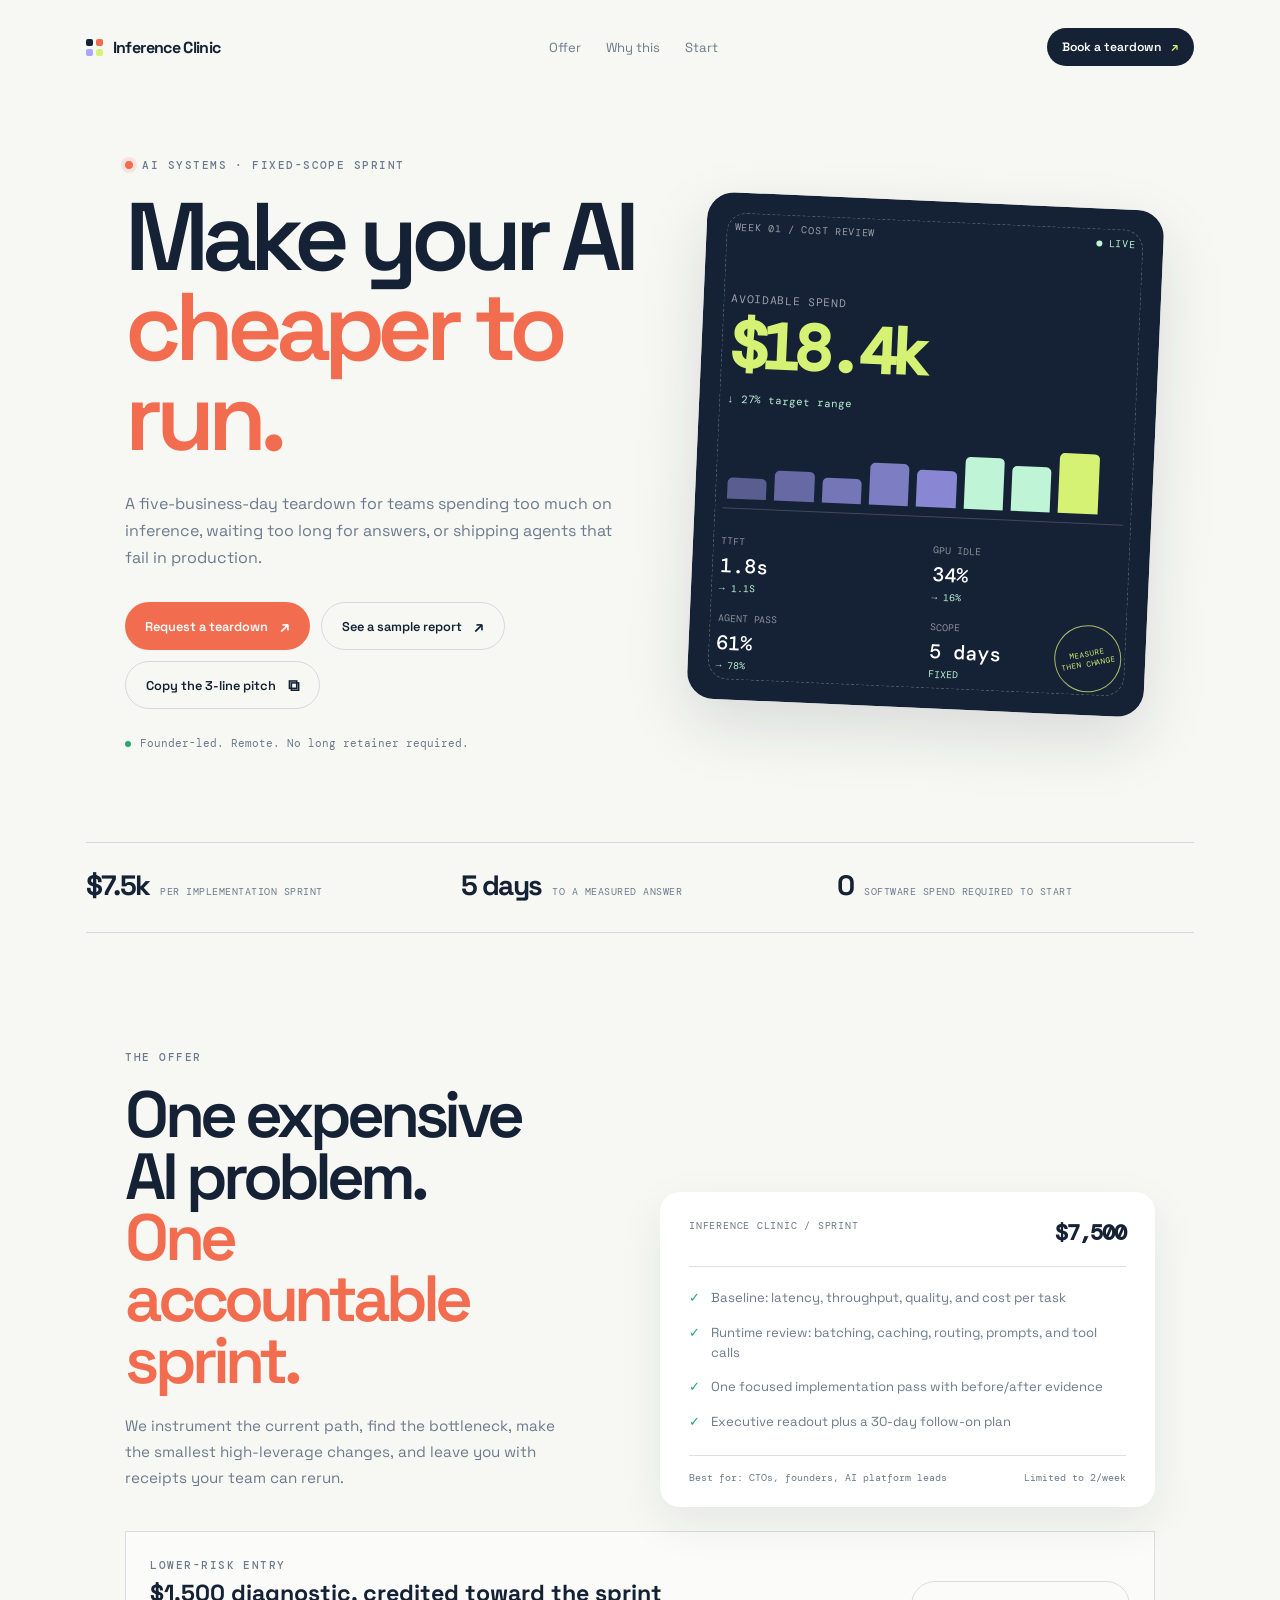
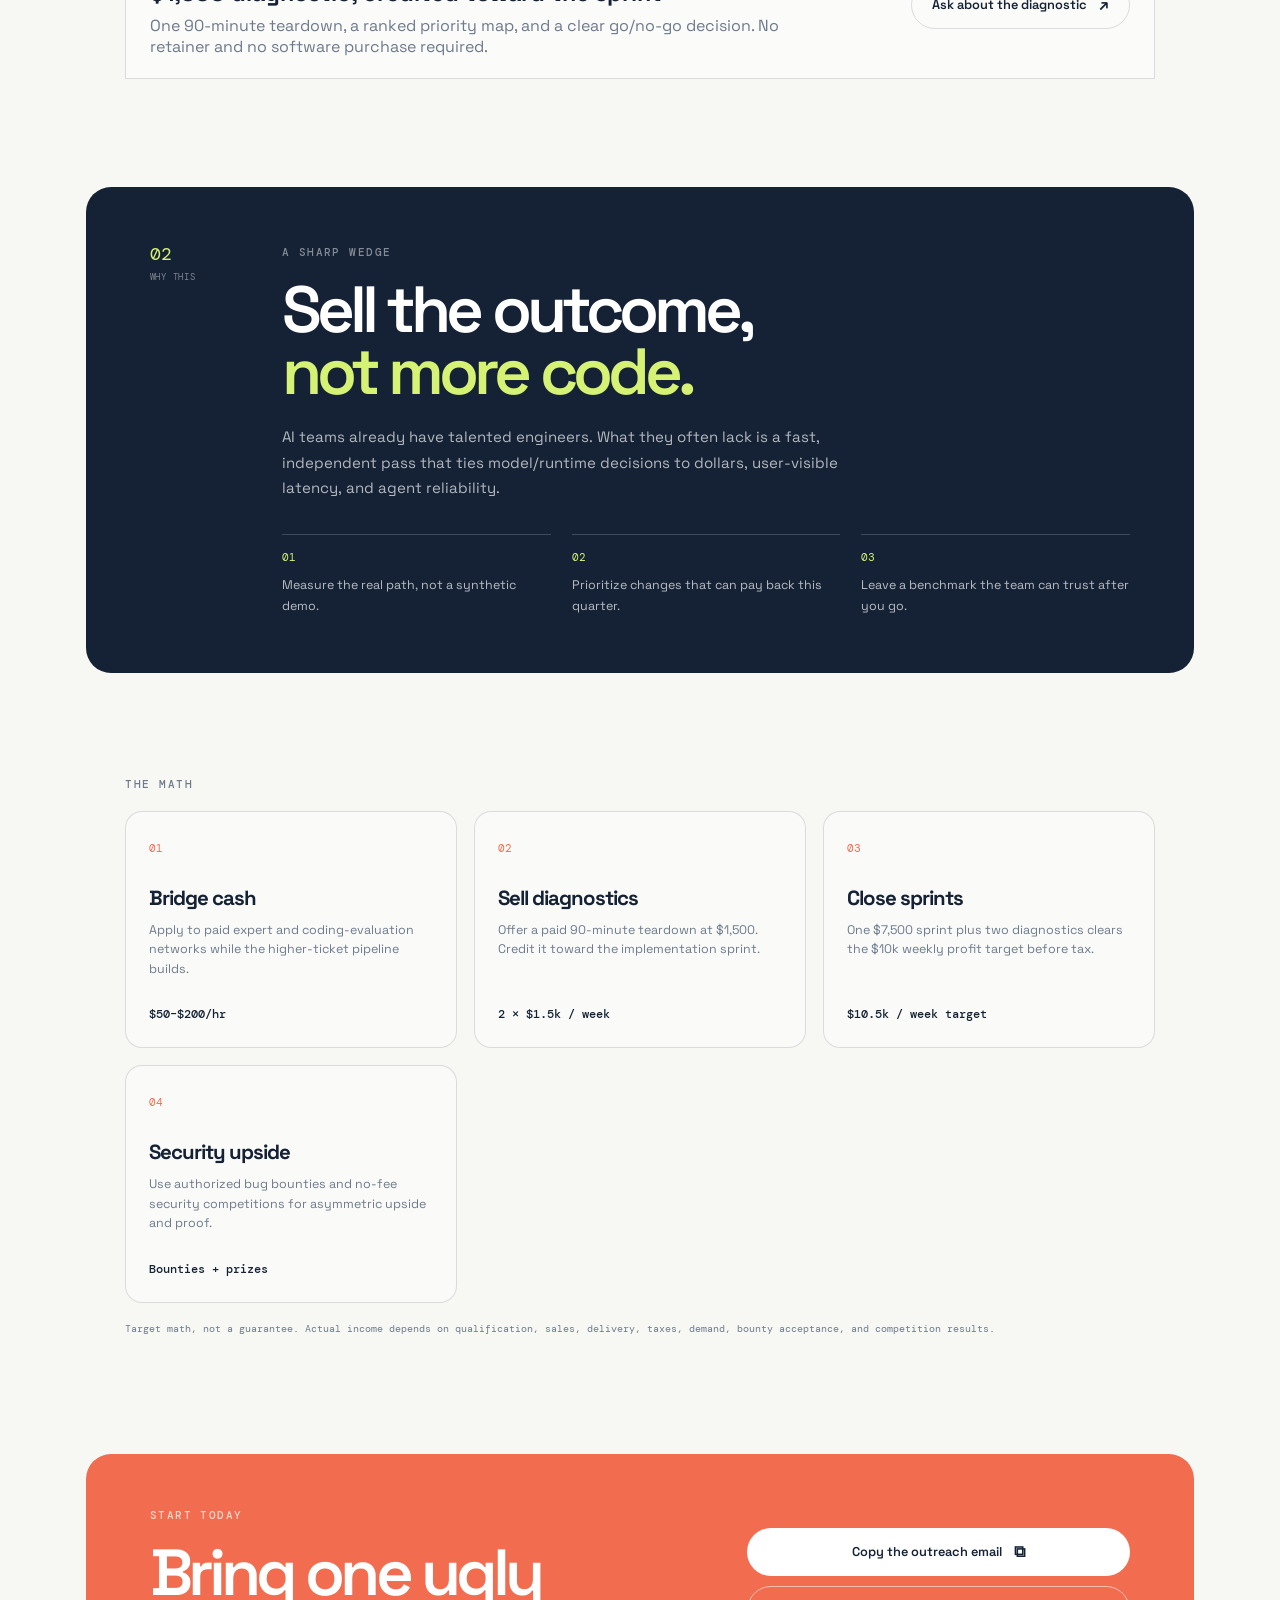
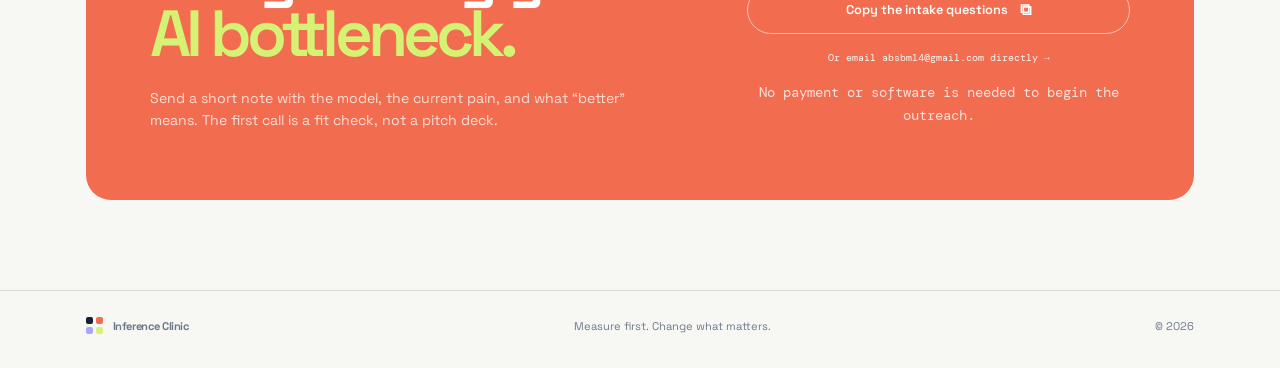
<file: docs/index.html>
<!doctype html>
<html lang="en">
  <head>
    <meta charset="UTF-8" />
    <meta name="viewport" content="width=device-width, initial-scale=1.0" />
    <meta
      name="description"
      content="Inference Clinic helps AI teams cut serving cost, latency, and agent failure rates in five business days."
    />
    <title>Inference Clinic | Make AI cheaper to run</title>
    <link rel="preconnect" href="https://fonts.googleapis.com" />
    <link rel="preconnect" href="https://fonts.gstatic.com" crossorigin />
    <link
      href="https://fonts.googleapis.com/css2?family=DM+Mono:wght@400;500&family=Space+Grotesk:wght@400;500;600;700&display=swap"
      rel="stylesheet"
    />
    <link rel="stylesheet" href="styles.css" />
  </head>
  <body>
    <div class="page-shell">
      <header class="topbar">
        <a class="brand" href="#" aria-label="Inference Clinic home">
          <span class="brand-mark" aria-hidden="true"><i></i><i></i><i></i><i></i></span>
          <span>Inference Clinic</span>
        </a>
        <nav class="nav-links" aria-label="Main navigation">
          <a href="#offer">Offer</a>
          <a href="#proof">Why this</a>
          <a href="#start">Start</a>
        </nav>
        <a class="nav-cta" href="mailto:absbm14@gmail.com?subject=Inference%20Clinic%20diagnostic">Book a teardown <span>↗</span></a>
      </header>

      <main>
        <section class="hero">
          <div class="hero-copy">
            <p class="eyebrow"><span></span> AI systems · fixed-scope sprint</p>
            <h1>Make your AI<br /><em>cheaper to run.</em></h1>
            <p class="lede">
              A five-business-day teardown for teams spending too much on inference, waiting too long
              for answers, or shipping agents that fail in production.
            </p>
            <div class="hero-actions">
              <a class="button button-primary" href="mailto:absbm14@gmail.com?subject=Inference%20Clinic%20diagnostic">Request a teardown <span>↗</span></a>
              <a class="button button-quiet" href="screening-report.html">See a sample report <span>↗</span></a>
              <button class="button button-quiet" data-copy="pitch">Copy the 3-line pitch <span>⧉</span></button>
            </div>
            <div class="micro-proof">
              <span class="status-dot"></span>
              <span>Founder-led. Remote. No long retainer required.</span>
            </div>
          </div>

          <div class="hero-panel" aria-label="Illustration of an inference cost dashboard">
            <div class="panel-topline">
              <span>WEEK 01 / COST REVIEW</span>
              <span class="panel-live"><i></i> LIVE</span>
            </div>
            <div class="panel-metric">
              <span class="metric-label">avoidable spend</span>
              <strong>$18.4k</strong>
              <span class="metric-change">↓ 27% target range</span>
            </div>
            <div class="sparkline" aria-hidden="true">
              <span></span><span></span><span></span><span></span><span></span><span></span><span></span><span></span>
            </div>
            <div class="panel-grid">
              <div><small>TTFT</small><strong>1.8s</strong><em>→ 1.1s</em></div>
              <div><small>GPU idle</small><strong>34%</strong><em>→ 16%</em></div>
              <div><small>agent pass</small><strong>61%</strong><em>→ 78%</em></div>
              <div><small>scope</small><strong>5 days</strong><em>fixed</em></div>
            </div>
            <div class="panel-stamp">MEASURE<br />THEN CHANGE</div>
          </div>
        </section>

        <section class="stats" aria-label="Offer highlights">
          <div><strong>$7.5k</strong><span>per implementation sprint</span></div>
          <div><strong>5 days</strong><span>to a measured answer</span></div>
          <div><strong>0</strong><span>software spend required to start</span></div>
        </section>

        <section class="offer-section" id="offer">
          <div class="section-kicker">The offer</div>
          <div class="offer-layout">
            <div>
              <h2>One expensive AI problem.<br /><em>One accountable sprint.</em></h2>
              <p class="section-copy">
                We instrument the current path, find the bottleneck, make the smallest high-leverage
                changes, and leave you with receipts your team can rerun.
              </p>
            </div>
            <div class="offer-card">
              <div class="offer-card-head"><span>INFERENCE CLINIC / SPRINT</span><strong>$7,500</strong></div>
              <ul>
                <li>Baseline: latency, throughput, quality, and cost per task</li>
                <li>Runtime review: batching, caching, routing, prompts, and tool calls</li>
                <li>One focused implementation pass with before/after evidence</li>
                <li>Executive readout plus a 30-day follow-on plan</li>
              </ul>
              <div class="offer-card-foot"><span>Best for: CTOs, founders, AI platform leads</span><span>Limited to 2/week</span></div>
            </div>
          </div>
          <div class="diagnostic-strip">
            <div>
              <span class="section-kicker">Lower-risk entry</span>
              <h3>$1,500 diagnostic, credited toward the sprint</h3>
              <p>One 90-minute teardown, a ranked priority map, and a clear go/no-go decision. No retainer and no software purchase required.</p>
            </div>
            <a class="button button-outline" href="mailto:absbm14@gmail.com?subject=Inference%20Clinic%20diagnostic">Ask about the diagnostic <span>↗</span></a>
          </div>
        </section>

        <section class="proof-section" id="proof">
          <div class="proof-index">02<br /><span>WHY THIS</span></div>
          <div class="proof-copy">
            <p class="section-kicker">A sharp wedge</p>
            <h2>Sell the outcome,<br /><em>not more code.</em></h2>
            <p>
              AI teams already have talented engineers. What they often lack is a fast, independent
              pass that ties model/runtime decisions to dollars, user-visible latency, and agent
              reliability.
            </p>
            <div class="proof-list">
              <div><strong>01</strong><span>Measure the real path, not a synthetic demo.</span></div>
              <div><strong>02</strong><span>Prioritize changes that can pay back this quarter.</span></div>
              <div><strong>03</strong><span>Leave a benchmark the team can trust after you go.</span></div>
            </div>
          </div>
        </section>

        <section class="path-section">
          <div class="section-kicker">The math</div>
          <div class="path-grid">
            <article>
              <span class="path-number">01</span>
              <h3>Bridge cash</h3>
              <p>Apply to paid expert and coding-evaluation networks while the higher-ticket pipeline builds.</p>
              <strong>$50–$200/hr</strong>
            </article>
            <article>
              <span class="path-number">02</span>
              <h3>Sell diagnostics</h3>
              <p>Offer a paid 90-minute teardown at $1,500. Credit it toward the implementation sprint.</p>
              <strong>2 × $1.5k / week</strong>
            </article>
            <article>
              <span class="path-number">03</span>
              <h3>Close sprints</h3>
              <p>One $7,500 sprint plus two diagnostics clears the $10k weekly profit target before tax.</p>
              <strong>$10.5k / week target</strong>
            </article>
            <article>
              <span class="path-number">04</span>
              <h3>Security upside</h3>
              <p>Use authorized bug bounties and no-fee security competitions for asymmetric upside and proof.</p>
              <strong>Bounties + prizes</strong>
            </article>
          </div>
          <p class="disclaimer">Target math, not a guarantee. Actual income depends on qualification, sales, delivery, taxes, demand, bounty acceptance, and competition results.</p>
        </section>

        <section class="start-section" id="start">
          <div class="start-card">
            <div>
              <p class="section-kicker">Start today</p>
              <h2>Bring one ugly<br /><em>AI bottleneck.</em></h2>
              <p>Send a short note with the model, the current pain, and what “better” means. The first call is a fit check, not a pitch deck.</p>
            </div>
            <div class="start-actions">
              <button class="button button-light" data-copy="email">Copy the outreach email <span>⧉</span></button>
              <button class="button button-outline-light" data-copy="intake">Copy the intake questions <span>⧉</span></button>
              <a class="start-note start-link" href="mailto:absbm14@gmail.com?subject=Inference%20Clinic%20diagnostic">Or email absbm14@gmail.com directly →</a>
              <p class="start-note">No payment or software is needed to begin the outreach.</p>
            </div>
          </div>
        </section>
      </main>

      <footer class="footer">
        <div class="brand"><span class="brand-mark" aria-hidden="true"><i></i><i></i><i></i><i></i></span><span>Inference Clinic</span></div>
        <span>Measure first. Change what matters.</span>
        <span>© 2026</span>
      </footer>
    </div>
    <div class="toast" data-toast role="status" aria-live="polite"></div>
    <script src="app.js"></script>
  </body>
</html>
</file>
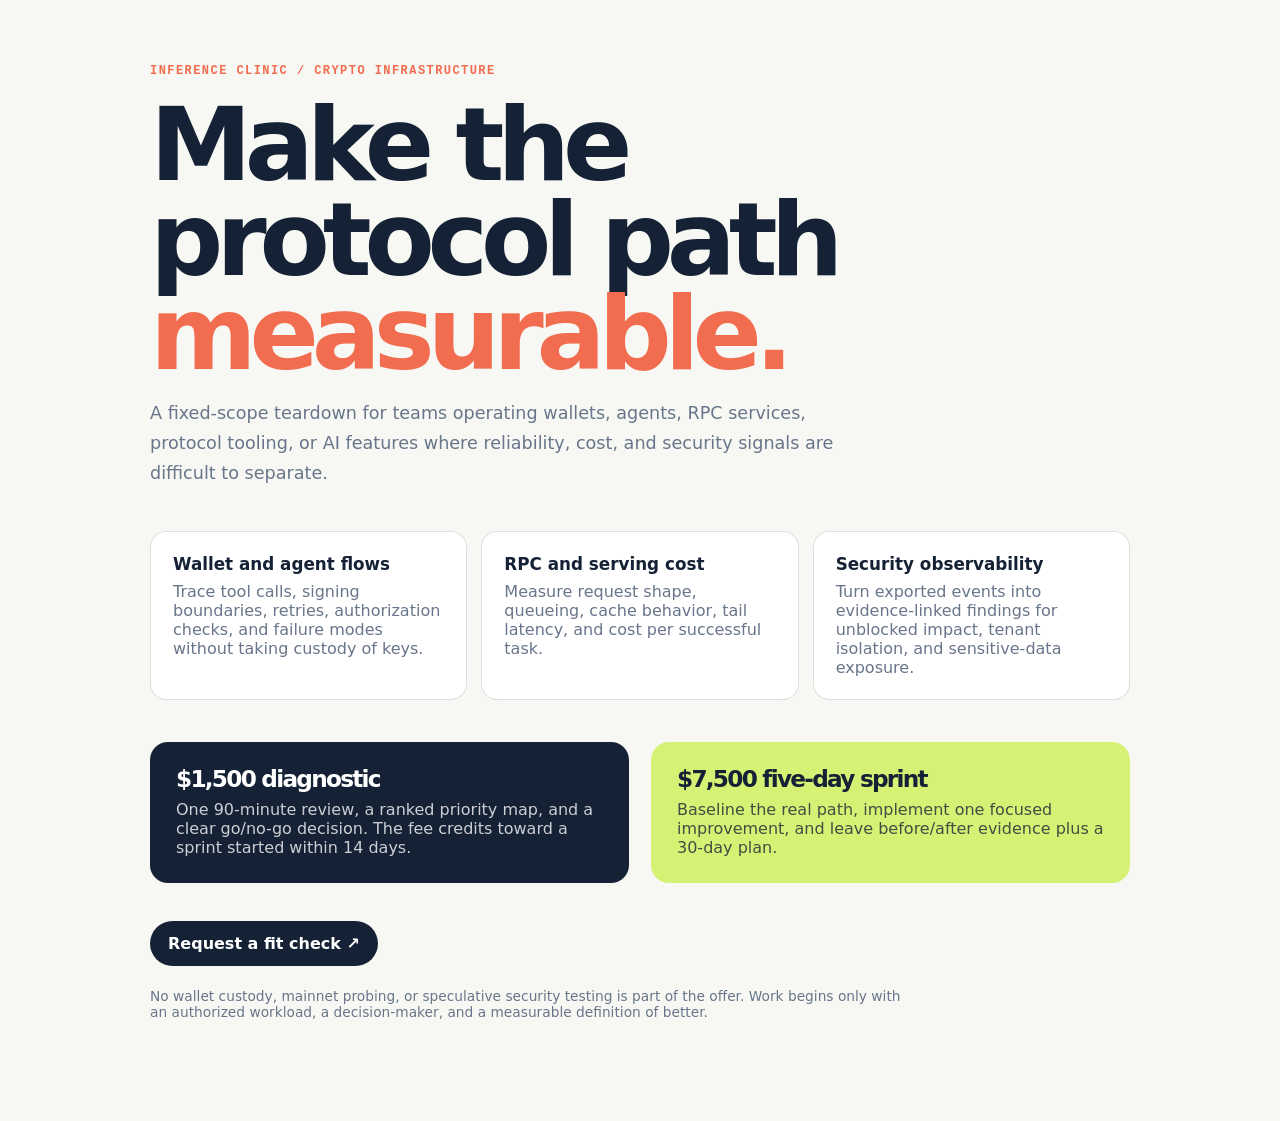
<file: docs/crypto-infra.html>
<!doctype html>
<html lang="en">
  <head>
    <meta charset="UTF-8" />
    <meta name="viewport" content="width=device-width, initial-scale=1" />
    <meta
      name="description"
      content="A fixed-scope reliability and security teardown for crypto infrastructure and AI-enabled protocol teams."
    />
    <title>Inference Clinic | Crypto infrastructure teardown</title>
    <link rel="stylesheet" href="styles.css" />
    <style>
      main { width: min(980px, calc(100% - 40px)); margin: 0 auto; padding: 64px 0 88px; }
      .eyebrow { color: #f26d4f; font: 600 12px/1.2 ui-monospace, monospace; letter-spacing: .12em; text-transform: uppercase; }
      h1 { max-width: 760px; margin: 14px 0 18px; font-size: clamp(2.8rem, 8vw, 6.4rem); line-height: .92; letter-spacing: -.07em; }
      h1 em { color: #f26d4f; font-style: normal; }
      .lede { max-width: 700px; color: #68758a; font-size: 1.1rem; }
      .grid { display: grid; grid-template-columns: repeat(3, 1fr); gap: 14px; margin: 42px 0; }
      .card { padding: 22px; border: 1px solid rgba(21,34,53,.14); border-radius: 16px; background: #fff; }
      .card strong { display: block; margin-bottom: 8px; font-size: 1.05rem; }
      .card p { margin: 0; color: #68758a; }
      .offer { display: grid; grid-template-columns: 1fr 1fr; gap: 22px; margin-top: 26px; }
      .offer > div { padding: 26px; border-radius: 18px; background: #152235; color: #fff; }
      .offer > div:last-child { background: #d6f275; color: #152235; }
      .offer h2 { margin: 0 0 10px; font-size: 1.45rem; }
      .offer p { margin: 0; opacity: .78; }
      .cta { display: inline-flex; margin-top: 38px; padding: 13px 18px; border-radius: 999px; background: #152235; color: #fff; font-weight: 700; text-decoration: none; }
      .note { max-width: 760px; margin-top: 22px; color: #68758a; font-size: .86rem; }
      @media (max-width: 720px) {
        main { padding-top: 38px; }
        .grid, .offer { grid-template-columns: 1fr; }
      }
    </style>
  </head>
  <body>
    <main>
      <div class="eyebrow">Inference Clinic / crypto infrastructure</div>
      <h1>Make the protocol path <em>measurable.</em></h1>
      <p class="lede">
        A fixed-scope teardown for teams operating wallets, agents, RPC services, protocol tooling,
        or AI features where reliability, cost, and security signals are difficult to separate.
      </p>

      <section class="grid" aria-label="Crypto infrastructure use cases">
        <article class="card">
          <strong>Wallet and agent flows</strong>
          <p>Trace tool calls, signing boundaries, retries, authorization checks, and failure modes without taking custody of keys.</p>
        </article>
        <article class="card">
          <strong>RPC and serving cost</strong>
          <p>Measure request shape, queueing, cache behavior, tail latency, and cost per successful task.</p>
        </article>
        <article class="card">
          <strong>Security observability</strong>
          <p>Turn exported events into evidence-linked findings for unblocked impact, tenant isolation, and sensitive-data exposure.</p>
        </article>
      </section>

      <section class="offer" aria-label="Offer">
        <div>
          <h2>$1,500 diagnostic</h2>
          <p>One 90-minute review, a ranked priority map, and a clear go/no-go decision. The fee credits toward a sprint started within 14 days.</p>
        </div>
        <div>
          <h2>$7,500 five-day sprint</h2>
          <p>Baseline the real path, implement one focused improvement, and leave before/after evidence plus a 30-day plan.</p>
        </div>
      </section>

      <a class="cta" href="mailto:absbm14@gmail.com?subject=Crypto%20infrastructure%20teardown">Request a fit check ↗</a>
      <p class="note">
        No wallet custody, mainnet probing, or speculative security testing is part of the offer.
        Work begins only with an authorized workload, a decision-maker, and a measurable definition of better.
      </p>
    </main>
  </body>
</html>
</file>
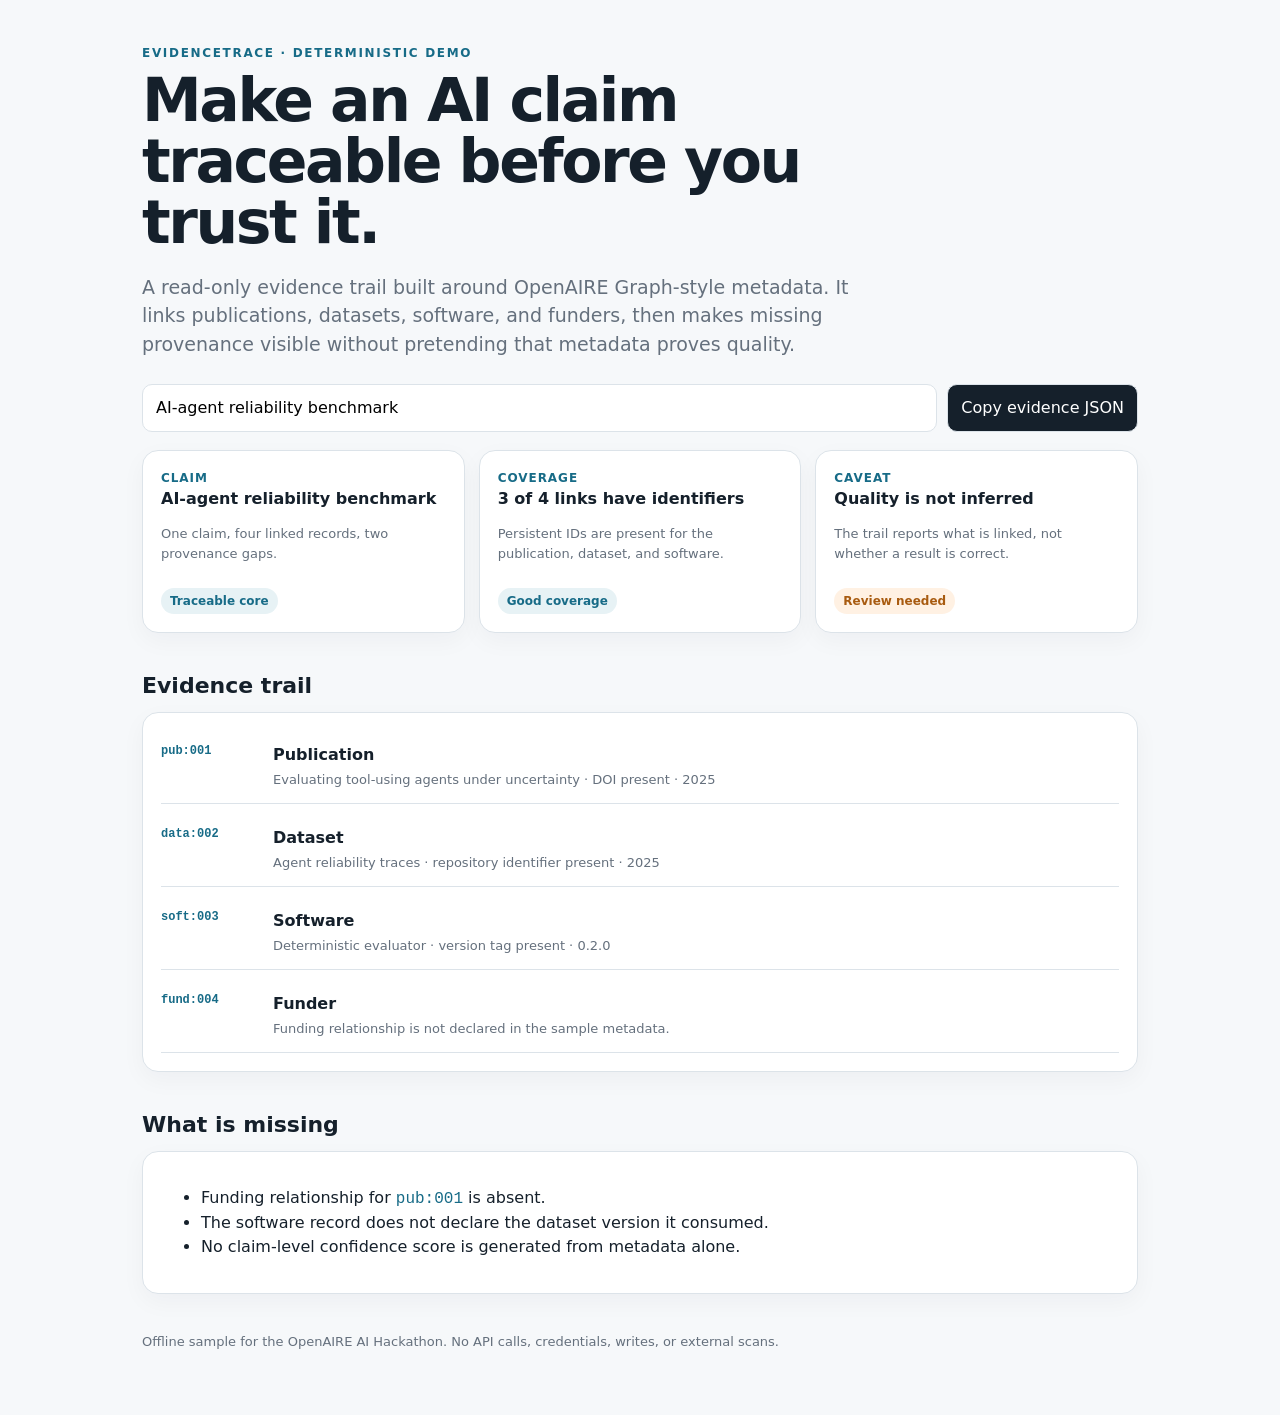
<file: docs/evidencetrace.html>
<!doctype html>
<html lang="en">
<head>
  <meta charset="utf-8">
  <meta name="viewport" content="width=device-width, initial-scale=1">
  <title>EvidenceTrace · OpenAIRE Graph evidence trail</title>
  <style>
    :root { --ink:#15202b; --muted:#65707d; --line:#dce3e9; --bg:#f6f8fa; --card:#fff; --accent:#176b87; --warn:#a85b10; }
    * { box-sizing:border-box; }
    body { margin:0; background:var(--bg); color:var(--ink); font:16px/1.5 system-ui,-apple-system,Segoe UI,sans-serif; }
    main { max-width:1040px; margin:0 auto; padding:44px 22px 64px; }
    .eyebrow { color:var(--accent); font-size:12px; font-weight:800; letter-spacing:.14em; text-transform:uppercase; }
    h1 { max-width:760px; margin:8px 0 12px; font-size:clamp(32px,5vw,60px); line-height:1.02; letter-spacing:-.04em; }
    .lede { max-width:720px; color:var(--muted); font-size:19px; }
    .bar { display:flex; flex-wrap:wrap; gap:10px; margin:26px 0 18px; align-items:center; }
    input, button { border:1px solid var(--line); border-radius:10px; padding:11px 13px; font:inherit; }
    input { min-width:280px; flex:1; background:var(--card); }
    button { background:var(--ink); color:#fff; cursor:pointer; }
    .grid { display:grid; grid-template-columns:repeat(auto-fit,minmax(220px,1fr)); gap:14px; }
    .card { background:var(--card); border:1px solid var(--line); border-radius:16px; padding:18px; box-shadow:0 8px 24px rgba(21,32,43,.04); }
    .card h2 { margin:0 0 5px; font-size:16px; }
    .type { color:var(--accent); font-size:12px; font-weight:800; letter-spacing:.08em; text-transform:uppercase; }
    .meta { color:var(--muted); font-size:13px; }
    .status { display:inline-block; margin-top:12px; border-radius:999px; padding:4px 9px; background:#e7f2f5; color:var(--accent); font-size:12px; font-weight:700; }
    .status.warn { background:#fff1e3; color:var(--warn); }
    .section { margin-top:36px; }
    .section h2 { margin-bottom:10px; font-size:22px; }
    .evidence { display:grid; gap:10px; }
    .evidence div { display:flex; gap:12px; padding:12px 0; border-bottom:1px solid var(--line); }
    .id { min-width:100px; color:var(--accent); font:700 12px/1.4 ui-monospace,SFMono-Regular,Menlo,monospace; }
    footer { margin-top:38px; color:var(--muted); font-size:13px; }
    code { color:var(--accent); }
  </style>
</head>
<body>
  <main>
    <div class="eyebrow">EvidenceTrace · deterministic demo</div>
    <h1>Make an AI claim traceable before you trust it.</h1>
    <p class="lede">A read-only evidence trail built around OpenAIRE Graph-style metadata. It links publications, datasets, software, and funders, then makes missing provenance visible without pretending that metadata proves quality.</p>

    <div class="bar">
      <input id="claim" value="AI-agent reliability benchmark">
      <button id="copy">Copy evidence JSON</button>
    </div>

    <section class="grid" aria-label="Evidence summary">
      <article class="card"><div class="type">Claim</div><h2>AI-agent reliability benchmark</h2><p class="meta">One claim, four linked records, two provenance gaps.</p><span class="status">Traceable core</span></article>
      <article class="card"><div class="type">Coverage</div><h2>3 of 4 links have identifiers</h2><p class="meta">Persistent IDs are present for the publication, dataset, and software.</p><span class="status">Good coverage</span></article>
      <article class="card"><div class="type">Caveat</div><h2>Quality is not inferred</h2><p class="meta">The trail reports what is linked, not whether a result is correct.</p><span class="status warn">Review needed</span></article>
    </section>

    <section class="section">
      <h2>Evidence trail</h2>
      <div class="card evidence">
        <div><span class="id">pub:001</span><span><strong>Publication</strong><br><span class="meta">Evaluating tool-using agents under uncertainty · DOI present · 2025</span></span></div>
        <div><span class="id">data:002</span><span><strong>Dataset</strong><br><span class="meta">Agent reliability traces · repository identifier present · 2025</span></span></div>
        <div><span class="id">soft:003</span><span><strong>Software</strong><br><span class="meta">Deterministic evaluator · version tag present · 0.2.0</span></span></div>
        <div><span class="id">fund:004</span><span><strong>Funder</strong><br><span class="meta">Funding relationship is not declared in the sample metadata.</span></span></div>
      </div>
    </section>

    <section class="section">
      <h2>What is missing</h2>
      <div class="card">
        <ul>
          <li>Funding relationship for <code>pub:001</code> is absent.</li>
          <li>The software record does not declare the dataset version it consumed.</li>
          <li>No claim-level confidence score is generated from metadata alone.</li>
        </ul>
      </div>
    </section>

    <footer>Offline sample for the OpenAIRE AI Hackathon. No API calls, credentials, writes, or external scans.</footer>
  </main>
  <script>
    const evidence = {
      claim: "AI-agent reliability benchmark",
      records: [
        { id: "pub:001", type: "publication", identifier: "doi:10.0000/example", year: 2025 },
        { id: "data:002", type: "dataset", identifier: "repo:agent-traces", year: 2025 },
        { id: "soft:003", type: "software", identifier: "version:0.2.0" },
        { id: "fund:004", type: "funder", identifier: null }
      ],
      gaps: ["funding relationship", "dataset version consumed by software"]
    };
    document.querySelector("#copy").addEventListener("click", async () => {
      await navigator.clipboard.writeText(JSON.stringify(evidence, null, 2));
      document.querySelector("#copy").textContent = "Copied";
      setTimeout(() => document.querySelector("#copy").textContent = "Copy evidence JSON", 1400);
    });
  </script>
</body>
</html>
</file>
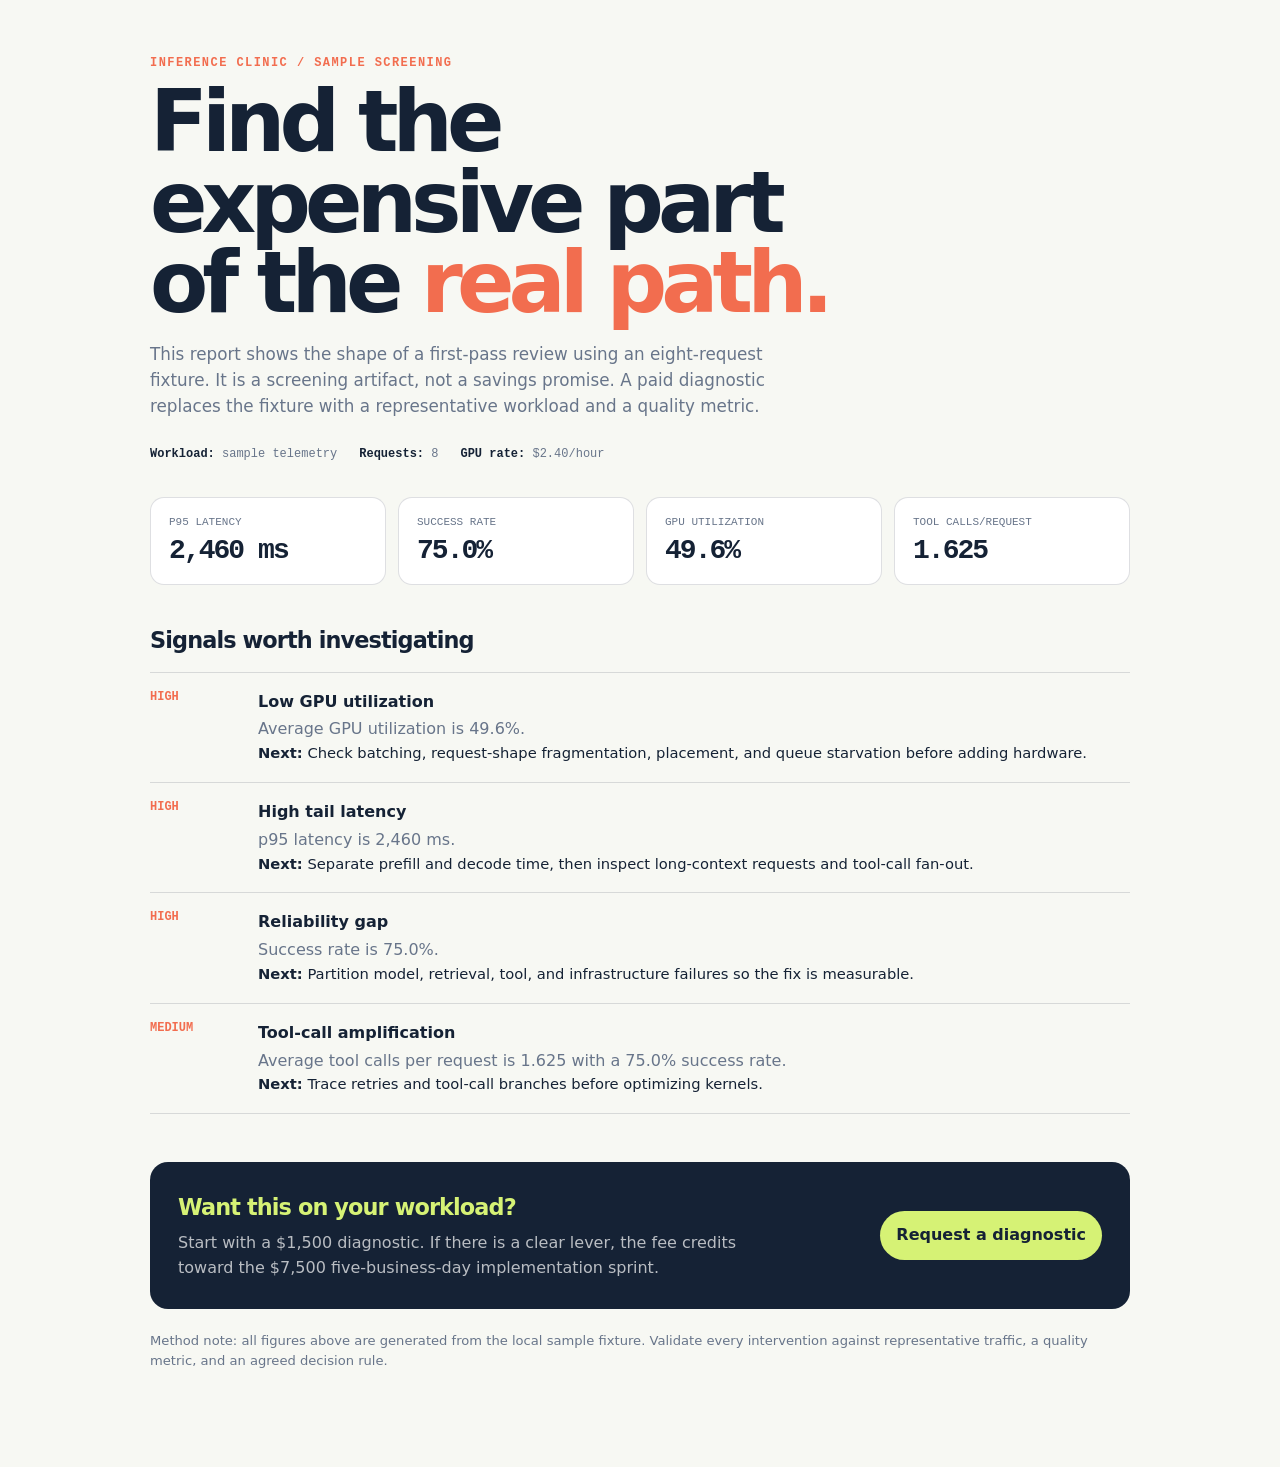
<file: docs/screening-report.html>
<!doctype html>
<html lang="en">
  <head>
    <meta charset="UTF-8" />
    <meta name="viewport" content="width=device-width, initial-scale=1" />
    <title>Inference Clinic | Sample screening report</title>
    <style>
      :root {
        --ink: #152235;
        --muted: #68758a;
        --paper: #f7f8f3;
        --line: rgba(21, 34, 53, 0.14);
        --orange: #f26d4f;
        --lime: #d6f275;
        --mint: #bff4d7;
      }
      * { box-sizing: border-box; }
      body { margin: 0; background: var(--paper); color: var(--ink); font: 16px/1.55 system-ui, sans-serif; }
      main { width: min(980px, calc(100% - 40px)); margin: 0 auto; padding: 56px 0 80px; }
      .eyebrow { color: var(--orange); font: 600 12px/1.2 ui-monospace, monospace; letter-spacing: .12em; text-transform: uppercase; }
      h1 { max-width: 700px; margin: 12px 0 14px; font-size: clamp(2.6rem, 7vw, 5.3rem); line-height: .95; letter-spacing: -.07em; }
      h1 em { color: var(--orange); font-style: normal; }
      .lede { max-width: 660px; color: var(--muted); font-size: 1.05rem; }
      .meta { display: flex; flex-wrap: wrap; gap: 10px 22px; margin: 28px 0; color: var(--muted); font: 12px ui-monospace, monospace; }
      .meta strong { color: var(--ink); }
      .grid { display: grid; grid-template-columns: repeat(4, 1fr); gap: 12px; margin: 36px 0; }
      .metric { padding: 18px; border: 1px solid var(--line); border-radius: 14px; background: white; }
      .metric span { display: block; color: var(--muted); font: 11px ui-monospace, monospace; text-transform: uppercase; }
      .metric strong { display: block; margin-top: 7px; font: 600 1.75rem ui-monospace, monospace; letter-spacing: -.07em; }
      .section { margin-top: 38px; }
      h2 { margin: 0 0 14px; font-size: 1.4rem; letter-spacing: -.04em; }
      .finding { display: grid; grid-template-columns: 92px 1fr; gap: 16px; padding: 17px 0; border-top: 1px solid var(--line); }
      .finding:last-child { border-bottom: 1px solid var(--line); }
      .severity { color: var(--orange); font: 600 12px ui-monospace, monospace; text-transform: uppercase; }
      .finding strong { display: block; margin-bottom: 3px; }
      .finding p { margin: 0; color: var(--muted); }
      .next { margin-top: 6px; color: var(--ink) !important; font-size: .92rem; }
      .cta { display: flex; align-items: center; justify-content: space-between; gap: 24px; margin-top: 48px; padding: 28px; border-radius: 18px; background: var(--ink); color: white; }
      .cta h2 { margin-bottom: 6px; color: var(--lime); }
      .cta p { max-width: 560px; margin: 0; color: rgba(255,255,255,.7); }
      .cta a { flex: 0 0 auto; padding: 12px 16px; border-radius: 999px; background: var(--lime); color: var(--ink); font-weight: 700; text-decoration: none; }
      .note { margin-top: 22px; color: var(--muted); font-size: .82rem; }
      @media (max-width: 720px) {
        main { padding-top: 34px; }
        .grid { grid-template-columns: repeat(2, 1fr); }
        .cta { align-items: flex-start; flex-direction: column; }
      }
      @media (max-width: 430px) {
        .grid { grid-template-columns: 1fr; }
        .finding { grid-template-columns: 1fr; gap: 4px; }
      }
    </style>
  </head>
  <body>
    <main>
      <div class="eyebrow">Inference Clinic / sample screening</div>
      <h1>Find the expensive part of the <em>real path.</em></h1>
      <p class="lede">
        This report shows the shape of a first-pass review using an eight-request fixture. It is a
        screening artifact, not a savings promise. A paid diagnostic replaces the fixture with a
        representative workload and a quality metric.
      </p>
      <div class="meta">
        <span><strong>Workload:</strong> sample telemetry</span>
        <span><strong>Requests:</strong> 8</span>
        <span><strong>GPU rate:</strong> $2.40/hour</span>
      </div>

      <section class="grid" aria-label="Summary metrics">
        <div class="metric"><span>p95 latency</span><strong>2,460 ms</strong></div>
        <div class="metric"><span>success rate</span><strong>75.0%</strong></div>
        <div class="metric"><span>GPU utilization</span><strong>49.6%</strong></div>
        <div class="metric"><span>tool calls/request</span><strong>1.625</strong></div>
      </section>

      <section class="section">
        <h2>Signals worth investigating</h2>
        <div class="finding">
          <div class="severity">High</div>
          <div>
            <strong>Low GPU utilization</strong>
            <p>Average GPU utilization is 49.6%.</p>
            <p class="next"><b>Next:</b> Check batching, request-shape fragmentation, placement, and queue starvation before adding hardware.</p>
          </div>
        </div>
        <div class="finding">
          <div class="severity">High</div>
          <div>
            <strong>High tail latency</strong>
            <p>p95 latency is 2,460 ms.</p>
            <p class="next"><b>Next:</b> Separate prefill and decode time, then inspect long-context requests and tool-call fan-out.</p>
          </div>
        </div>
        <div class="finding">
          <div class="severity">High</div>
          <div>
            <strong>Reliability gap</strong>
            <p>Success rate is 75.0%.</p>
            <p class="next"><b>Next:</b> Partition model, retrieval, tool, and infrastructure failures so the fix is measurable.</p>
          </div>
        </div>
        <div class="finding">
          <div class="severity">Medium</div>
          <div>
            <strong>Tool-call amplification</strong>
            <p>Average tool calls per request is 1.625 with a 75.0% success rate.</p>
            <p class="next"><b>Next:</b> Trace retries and tool-call branches before optimizing kernels.</p>
          </div>
        </div>
      </section>

      <div class="cta">
        <div>
          <h2>Want this on your workload?</h2>
          <p>Start with a $1,500 diagnostic. If there is a clear lever, the fee credits toward the
            $7,500 five-business-day implementation sprint.</p>
        </div>
        <a href="mailto:absbm14@gmail.com?subject=Inference%20Clinic%20diagnostic">Request a diagnostic</a>
      </div>
      <p class="note">
        Method note: all figures above are generated from the local sample fixture. Validate every
        intervention against representative traffic, a quality metric, and an agreed decision rule.
      </p>
    </main>
  </body>
</html>
</file>
<file: docs/styles.css>
:root {
  --ink: #152235;
  --muted: #6d7a8d;
  --paper: #f7f8f3;
  --card: #ffffff;
  --line: rgba(21, 34, 53, 0.14);
  --mint: #bff4d7;
  --lime: #d6f275;
  --orange: #f26d4f;
  --violet: #aaa4ff;
  --shadow: 0 24px 65px rgba(21, 34, 53, 0.13);
  font-family: "Space Grotesk", system-ui, sans-serif;
  color: var(--ink);
  background: var(--paper);
}
* { box-sizing: border-box; }
html { scroll-behavior: smooth; }
body { margin: 0; min-width: 320px; background: var(--paper); }
a, button { font: inherit; }
a { color: inherit; text-decoration: none; }
button { cursor: pointer; }
.page-shell { max-width: 1440px; margin: 0 auto; overflow: hidden; }
.topbar { display: flex; align-items: center; justify-content: space-between; padding: 28px 6.7vw 20px; }
.brand { display: inline-flex; align-items: center; gap: 10px; font-weight: 700; letter-spacing: -0.04em; }
.brand-mark { display: grid; grid-template-columns: repeat(2, 7px); gap: 3px; width: 17px; }
.brand-mark i { display: block; width: 7px; height: 7px; border-radius: 2px; background: var(--ink); }
.brand-mark i:nth-child(2) { background: var(--orange); }
.brand-mark i:nth-child(3) { background: var(--violet); }
.brand-mark i:nth-child(4) { background: var(--lime); }
.nav-links { display: flex; gap: 25px; color: var(--muted); font-size: .82rem; }
.nav-links a:hover { color: var(--ink); }
.nav-cta { padding: 11px 15px; border-radius: 999px; background: var(--ink); color: white; font-size: .76rem; font-weight: 600; }
.nav-cta span { margin-left: 7px; color: var(--lime); }
.hero { display: grid; grid-template-columns: 1fr .9fr; gap: 5vw; align-items: center; min-height: 610px; padding: 72px 9.8vw 92px; }
.eyebrow, .section-kicker { margin: 0 0 20px; color: var(--muted); font: 500 .7rem "DM Mono", monospace; letter-spacing: .13em; text-transform: uppercase; }
.eyebrow { display: flex; align-items: center; gap: 9px; }
.eyebrow span { width: 8px; height: 8px; border-radius: 50%; background: var(--orange); box-shadow: 0 0 0 4px rgba(242,109,79,.14); }
h1, h2, h3, p { margin-top: 0; }
h1, h2 { letter-spacing: -.075em; line-height: .94; }
h1 { max-width: 620px; margin-bottom: 27px; font-size: clamp(4rem, 7.5vw, 7.3rem); font-weight: 600; }
h1 em, h2 em { color: var(--orange); font-style: normal; }
.lede { max-width: 505px; margin-bottom: 31px; color: var(--muted); font-size: 1rem; line-height: 1.7; }
.hero-actions { display: flex; flex-wrap: wrap; gap: 11px; }
.button { display: inline-flex; align-items: center; justify-content: center; gap: 12px; min-height: 48px; padding: 0 20px; border: 0; border-radius: 999px; font-size: .8rem; font-weight: 600; transition: transform 180ms ease, box-shadow 180ms ease, background 180ms ease; }
.button:hover { transform: translateY(-2px); box-shadow: 0 12px 24px rgba(21,34,53,.14); }
.button-primary { background: var(--orange); color: white; }
.button-primary:hover { background: #d9593e; }
.button-quiet { border: 1px solid var(--line); background: transparent; color: var(--ink); }
.button-outline { border: 1px solid var(--line); background: transparent; color: var(--ink); }
.button span { font-size: 1rem; }
.micro-proof { display: flex; gap: 9px; align-items: center; margin-top: 28px; color: var(--muted); font: .66rem "DM Mono", monospace; }
.status-dot { width: 6px; height: 6px; border-radius: 50%; background: #2aa66c; }
.hero-panel { position: relative; min-height: 410px; padding: 27px; border: 1px solid rgba(21,34,53,.15); border-radius: 27px; background: var(--ink); color: white; box-shadow: var(--shadow); transform: rotate(2.5deg); }
.hero-panel:before { content: ""; position: absolute; inset: 19px; border: 1px dashed rgba(191,244,215,.28); border-radius: 20px; pointer-events: none; }
.panel-topline, .panel-live { display: flex; align-items: center; justify-content: space-between; color: rgba(255,255,255,.57); font: .62rem "DM Mono", monospace; letter-spacing: .07em; }
.panel-live { gap: 6px; justify-content: flex-end; color: var(--mint); }
.panel-live i { width: 6px; height: 6px; border-radius: 50%; background: var(--mint); }
.panel-metric { position: relative; z-index: 1; margin-top: 58px; }
.metric-label { display: block; color: rgba(255,255,255,.58); font: .7rem "DM Mono", monospace; text-transform: uppercase; letter-spacing: .06em; }
.panel-metric strong { display: block; margin: 9px 0 8px; color: var(--lime); font: 600 4rem/1 "DM Mono", monospace; letter-spacing: -.09em; }
.metric-change { color: var(--mint); font: .67rem "DM Mono", monospace; }
.sparkline { display: flex; align-items: end; gap: 8px; height: 73px; margin: 28px 0 26px; padding: 0 4px 9px; border-bottom: 1px solid rgba(255,255,255,.18); }
.sparkline span { display: block; width: 10%; border-radius: 5px 5px 0 0; background: var(--violet); }
.sparkline span:nth-child(1) { height: 34%; opacity: .45; }.sparkline span:nth-child(2) { height: 47%; opacity: .55; }.sparkline span:nth-child(3) { height: 40%; opacity: .65; }.sparkline span:nth-child(4) { height: 67%; opacity: .7; }.sparkline span:nth-child(5) { height: 58%; opacity: .78; }.sparkline span:nth-child(6) { height: 82%; background: var(--mint); }.sparkline span:nth-child(7) { height: 71%; background: var(--mint); }.sparkline span:nth-child(8) { height: 95%; background: var(--lime); }
.panel-grid { display: grid; grid-template-columns: repeat(2,1fr); gap: 17px 24px; }
.panel-grid small, .panel-grid em { display: block; color: rgba(255,255,255,.5); font: .61rem "DM Mono", monospace; font-style: normal; text-transform: uppercase; }
.panel-grid strong { display: block; margin: 5px 0 3px; font: 500 1.25rem "DM Mono", monospace; }
.panel-grid em { color: var(--mint); }
.panel-stamp { position: absolute; right: 23px; bottom: 22px; width: 67px; height: 67px; display: grid; place-items: center; border: 1px solid rgba(214,242,117,.75); border-radius: 50%; color: var(--lime); font: .47rem/1.25 "DM Mono", monospace; text-align: center; transform: rotate(-13deg); }
.stats { display: grid; grid-template-columns: repeat(3,1fr); gap: 18px; margin: 0 6.7vw; padding: 24px 0 29px; border-top: 1px solid var(--line); border-bottom: 1px solid var(--line); }
.stats div { display: flex; align-items: baseline; gap: 11px; }
.stats strong { font-size: 1.75rem; letter-spacing: -.06em; }
.stats span { color: var(--muted); font: .63rem "DM Mono", monospace; text-transform: uppercase; letter-spacing: .05em; }
.offer-section { padding: 117px 9.8vw 108px; }
.offer-layout { display: grid; grid-template-columns: .9fr 1fr; gap: 7vw; align-items: end; }
h2 { margin-bottom: 22px; font-size: clamp(3rem, 5.1vw, 5.4rem); font-weight: 600; }
.section-copy { max-width: 485px; color: var(--muted); font-size: .95rem; line-height: 1.72; }
.offer-card { padding: 27px 29px 23px; border-radius: 20px; background: white; box-shadow: 0 16px 45px rgba(21,34,53,.08); }
.offer-card-head { display: flex; align-items: start; justify-content: space-between; gap: 18px; padding-bottom: 19px; border-bottom: 1px solid var(--line); color: var(--muted); font: .61rem "DM Mono", monospace; letter-spacing: .08em; }
.offer-card-head strong { color: var(--ink); font: 600 1.35rem "DM Mono", monospace; letter-spacing: -.06em; }
.offer-card ul { display: grid; gap: 15px; margin: 21px 0 23px; padding: 0; list-style: none; }
.offer-card li { position: relative; padding-left: 22px; color: var(--muted); font-size: .82rem; line-height: 1.5; }
.offer-card li:before { content: "✓"; position: absolute; left: 0; color: #2aa66c; font-weight: 700; }
.offer-card-foot { display: flex; justify-content: space-between; gap: 15px; padding-top: 15px; border-top: 1px solid var(--line); color: var(--muted); font: .6rem "DM Mono", monospace; }
.diagnostic-strip { display: flex; align-items: center; justify-content: space-between; gap: 2rem; margin-top: 1.5rem; padding: 1.35rem 1.5rem; border: 1px solid var(--line); background: rgba(255,255,255,.55); }
.diagnostic-strip h3 { margin: .25rem 0 .4rem; font-size: clamp(1.1rem, 2vw, 1.45rem); }
.diagnostic-strip p { max-width: 42rem; margin: 0; color: var(--muted); }
.proof-section { display: grid; grid-template-columns: 100px 1fr; gap: 32px; margin: 0 6.7vw 104px; padding: 58px 5vw; border-radius: 25px; background: var(--ink); color: white; }
.proof-index { color: var(--lime); font: 1.1rem "DM Mono", monospace; line-height: 1.1; }
.proof-index span { display: block; margin-top: 8px; color: rgba(255,255,255,.45); font-size: .54rem; letter-spacing: .08em; }
.proof-copy .section-kicker { color: rgba(255,255,255,.48); }
.proof-copy h2 em { color: var(--lime); }
.proof-copy > p:not(.section-kicker) { max-width: 560px; color: rgba(255,255,255,.68); font-size: .94rem; line-height: 1.7; }
.proof-list { display: grid; grid-template-columns: repeat(3,1fr); gap: 21px; margin-top: 33px; }
.proof-list div { padding-top: 15px; border-top: 1px solid rgba(255,255,255,.18); }
.proof-list strong { display: block; margin-bottom: 9px; color: var(--lime); font: .68rem "DM Mono", monospace; }
.proof-list span { color: rgba(255,255,255,.7); font-size: .78rem; line-height: 1.45; }
.path-section { padding: 0 9.8vw 119px; }
.path-grid { display: grid; grid-template-columns: repeat(3,1fr); gap: 17px; }
.path-grid article { min-height: 230px; padding: 24px 23px; border: 1px solid var(--line); border-radius: 17px; background: rgba(255,255,255,.42); }
.path-number { color: var(--orange); font: .66rem "DM Mono", monospace; }
.path-grid h3 { margin: 28px 0 10px; font-size: 1.28rem; letter-spacing: -.05em; }
.path-grid p { min-height: 69px; color: var(--muted); font-size: .78rem; line-height: 1.55; }
.path-grid strong { color: var(--ink); font: 500 .72rem "DM Mono", monospace; }
.disclaimer { margin: 19px 0 0; color: var(--muted); font: .63rem "DM Mono", monospace; }
.start-section { padding: 0 6.7vw 90px; }
.start-card { display: grid; grid-template-columns: 1fr .7fr; gap: 50px; padding: 54px 5vw; border-radius: 25px; background: var(--orange); color: white; }
.start-card .section-kicker { color: rgba(255,255,255,.72); }
.start-card h2 em { color: var(--lime); }
.start-card > div > p:not(.section-kicker) { max-width: 490px; color: rgba(255,255,255,.78); font-size: .88rem; line-height: 1.62; }
.start-actions { display: flex; flex-direction: column; align-items: stretch; justify-content: center; gap: 10px; }
.button-light { background: white; color: var(--ink); }
.button-outline-light { border: 1px solid rgba(255,255,255,.55); background: transparent; color: white; }
.start-note { margin: 7px 0 0; color: rgba(255,255,255,.7); font: .6rem "DM Mono", monospace; text-align: center; }
.start-link { display: inline-block; color: var(--paper); text-decoration: none; }
.footer { display: flex; align-items: center; justify-content: space-between; gap: 20px; padding: 26px 6.7vw 34px; border-top: 1px solid var(--line); color: var(--muted); font-size: .7rem; }
.toast { position: fixed; z-index: 10; right: 22px; bottom: 22px; max-width: min(370px, calc(100vw - 44px)); padding: 14px 17px; border-radius: 12px; background: var(--ink); color: white; box-shadow: var(--shadow); font-size: .76rem; opacity: 0; transform: translateY(10px); pointer-events: none; transition: opacity 180ms ease, transform 180ms ease; }
.toast.is-visible { opacity: 1; transform: translateY(0); }
@media (max-width: 900px) {
  .hero { grid-template-columns: 1fr; padding-inline: 8vw; }
  .hero-panel { width: min(100%, 520px); margin: 5px auto 0; }
  .offer-section { padding-inline: 8vw; }
  .offer-layout { grid-template-columns: 1fr; gap: 38px; }
  .proof-section { margin-inline: 5vw; }
  .path-section { padding-inline: 8vw; }
  .start-section { padding-inline: 5vw; }
}
@media (max-width: 650px) {
  .topbar { padding-top: 21px; }
  .nav-links { display: none; }
  .nav-cta { padding: 9px 12px; font-size: .68rem; }
  .hero { min-height: unset; padding-top: 65px; padding-bottom: 70px; }
  h1 { font-size: clamp(3.7rem, 17vw, 5.7rem); }
  .hero-panel { min-height: 365px; padding: 23px; transform: none; }
  .panel-metric { margin-top: 47px; }
  .panel-metric strong { font-size: 3.35rem; }
  .stats { grid-template-columns: 1fr; gap: 11px; }
  .stats div { justify-content: space-between; }
  .offer-section { padding-top: 85px; }
  .offer-card-foot { flex-direction: column; }
  .diagnostic-strip { align-items: flex-start; flex-direction: column; }
  .proof-section { grid-template-columns: 1fr; gap: 17px; padding: 36px 28px; }
  .proof-list { grid-template-columns: 1fr; gap: 14px; }
  .path-section { padding-bottom: 82px; }
  .path-grid { grid-template-columns: 1fr; }
  .path-grid article { min-height: unset; }
  .path-grid p { min-height: unset; }
  .start-card { grid-template-columns: 1fr; gap: 28px; padding: 36px 28px; }
  .footer { flex-wrap: wrap; }
  .footer > span:nth-last-child(2) { width: 100%; order: 3; }
}
</file>
